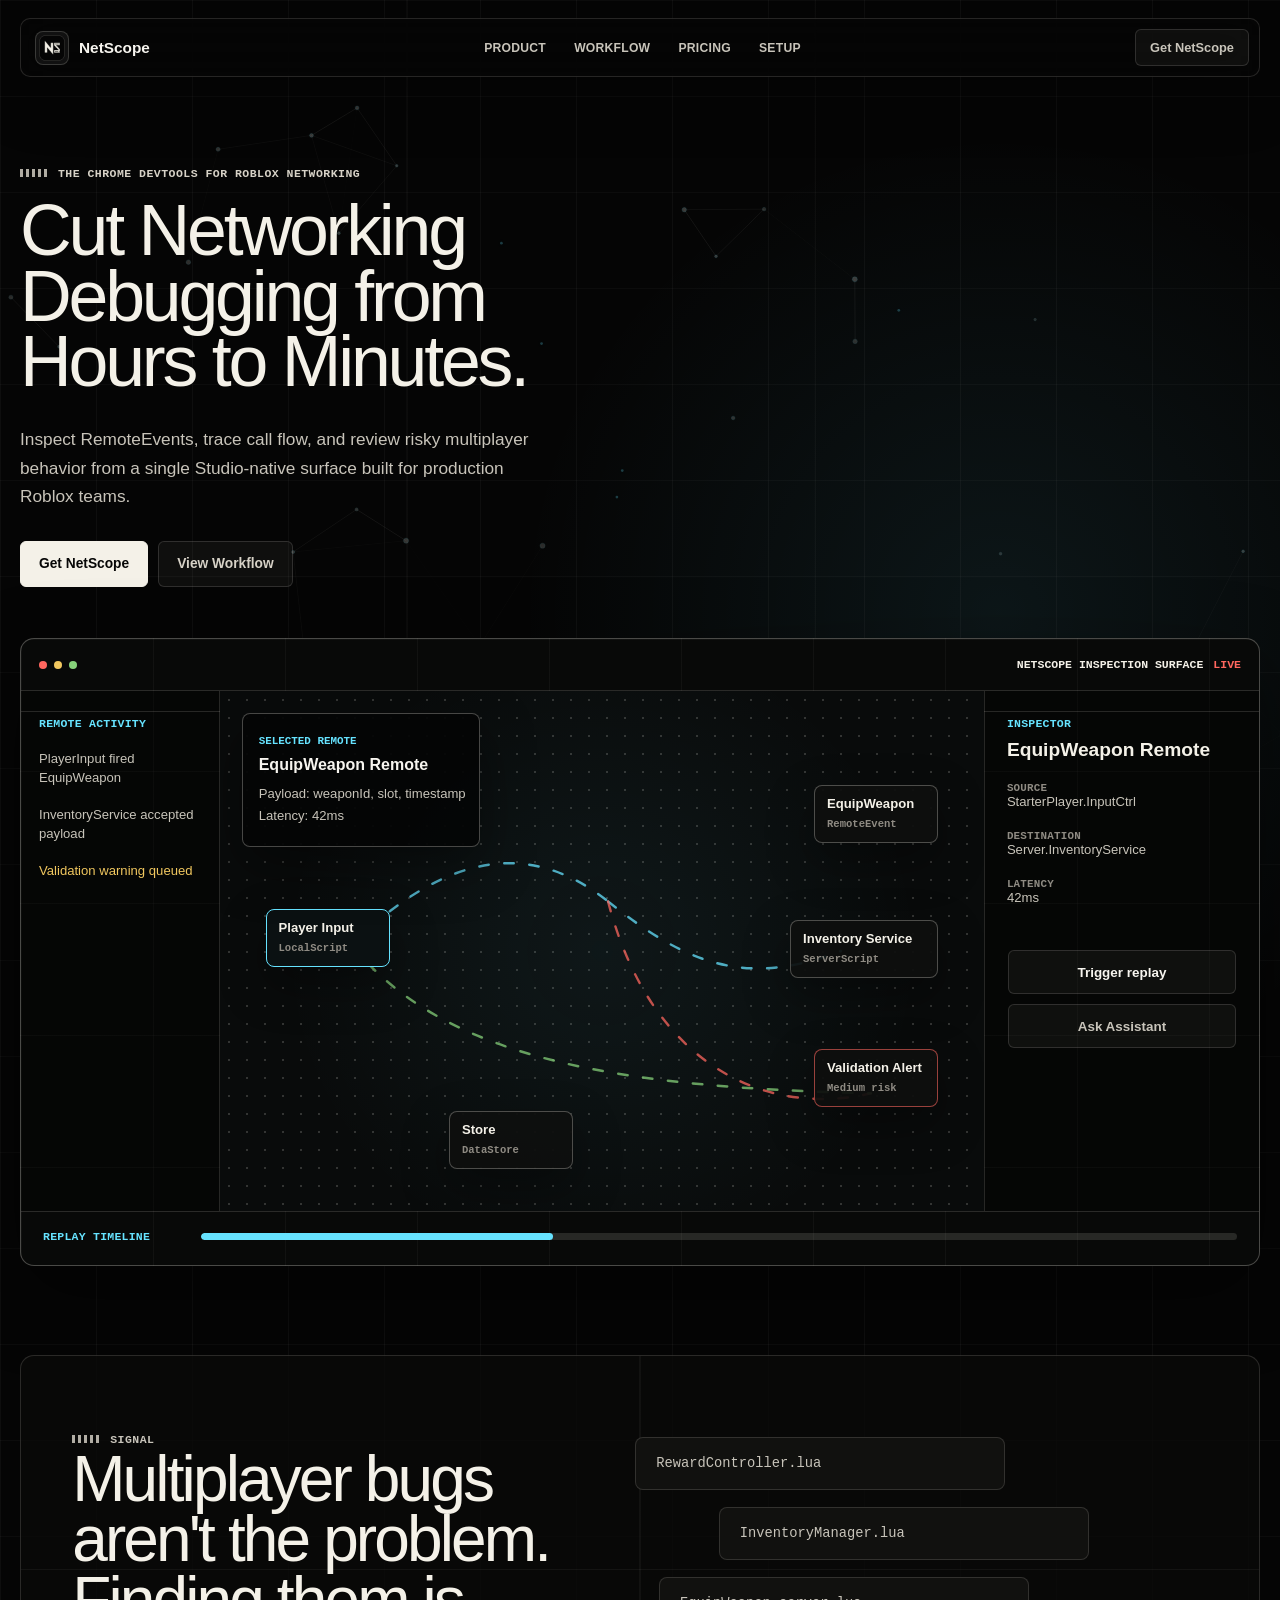
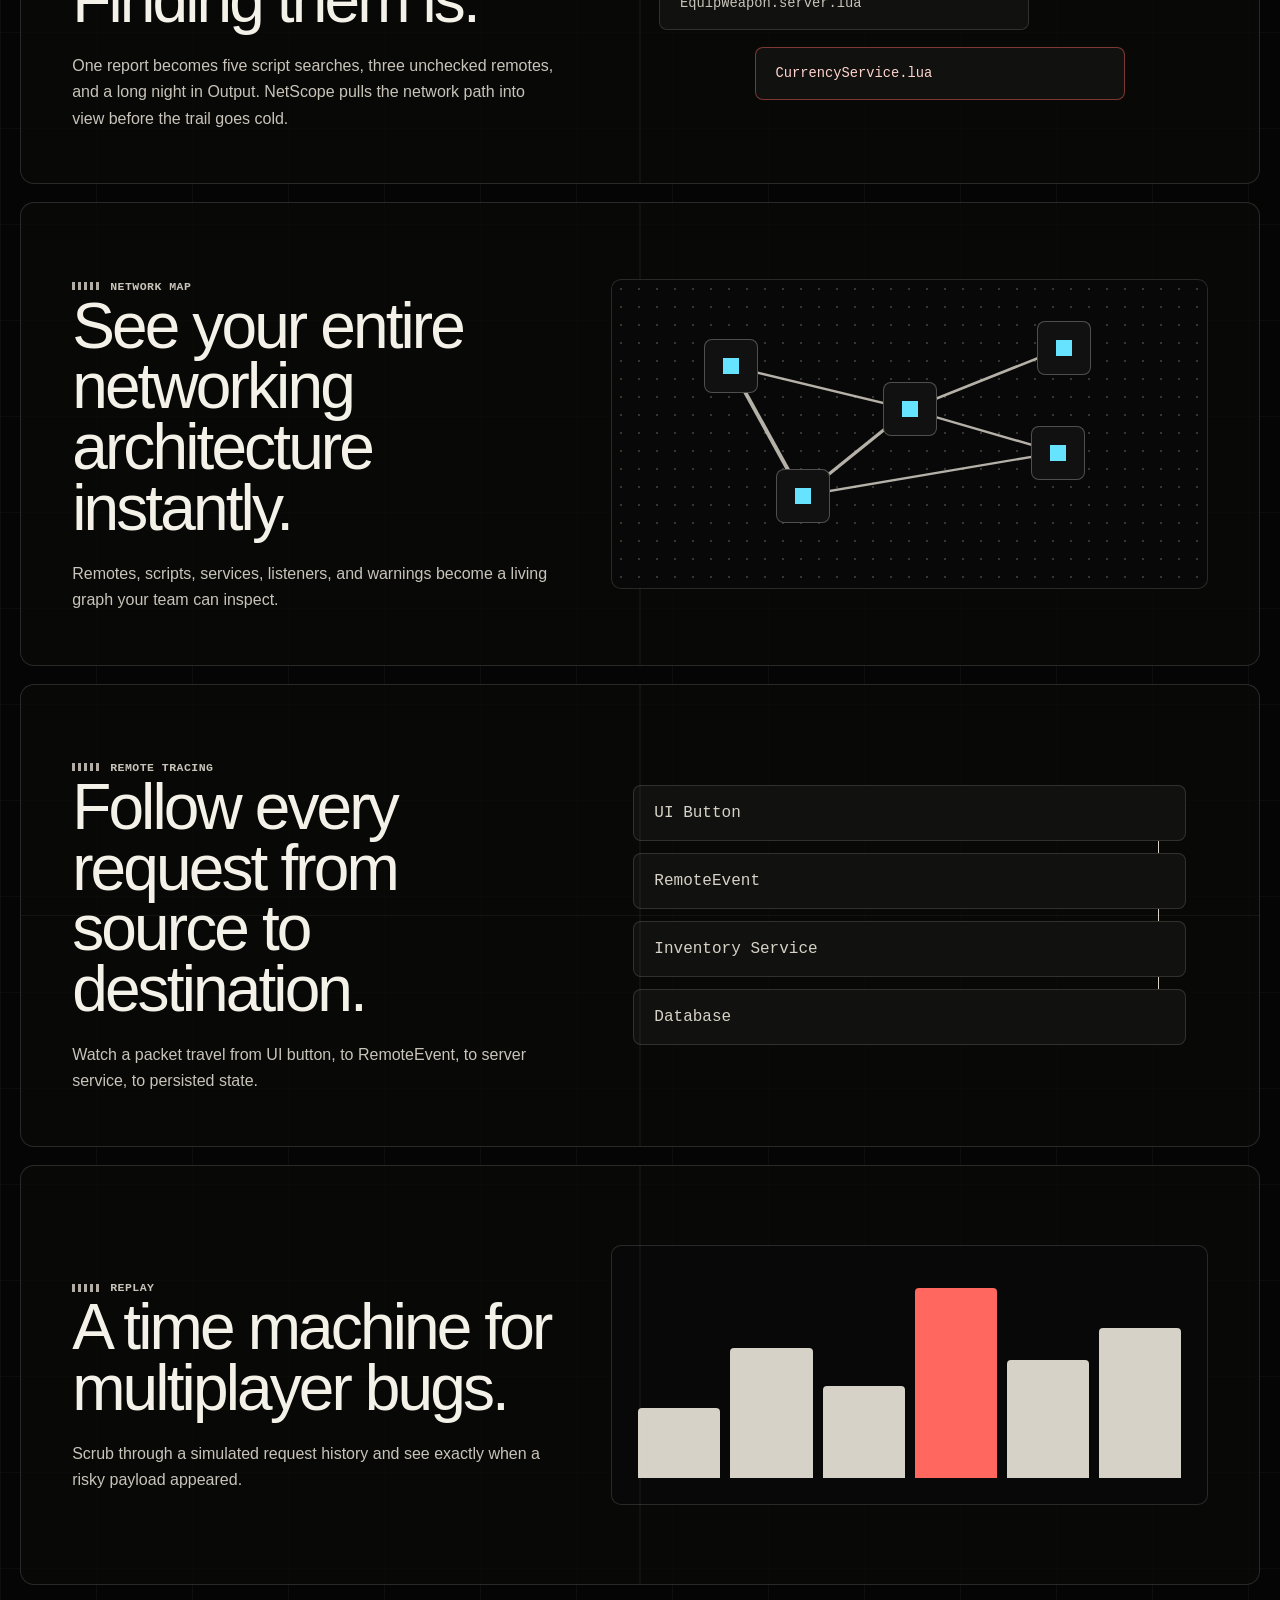
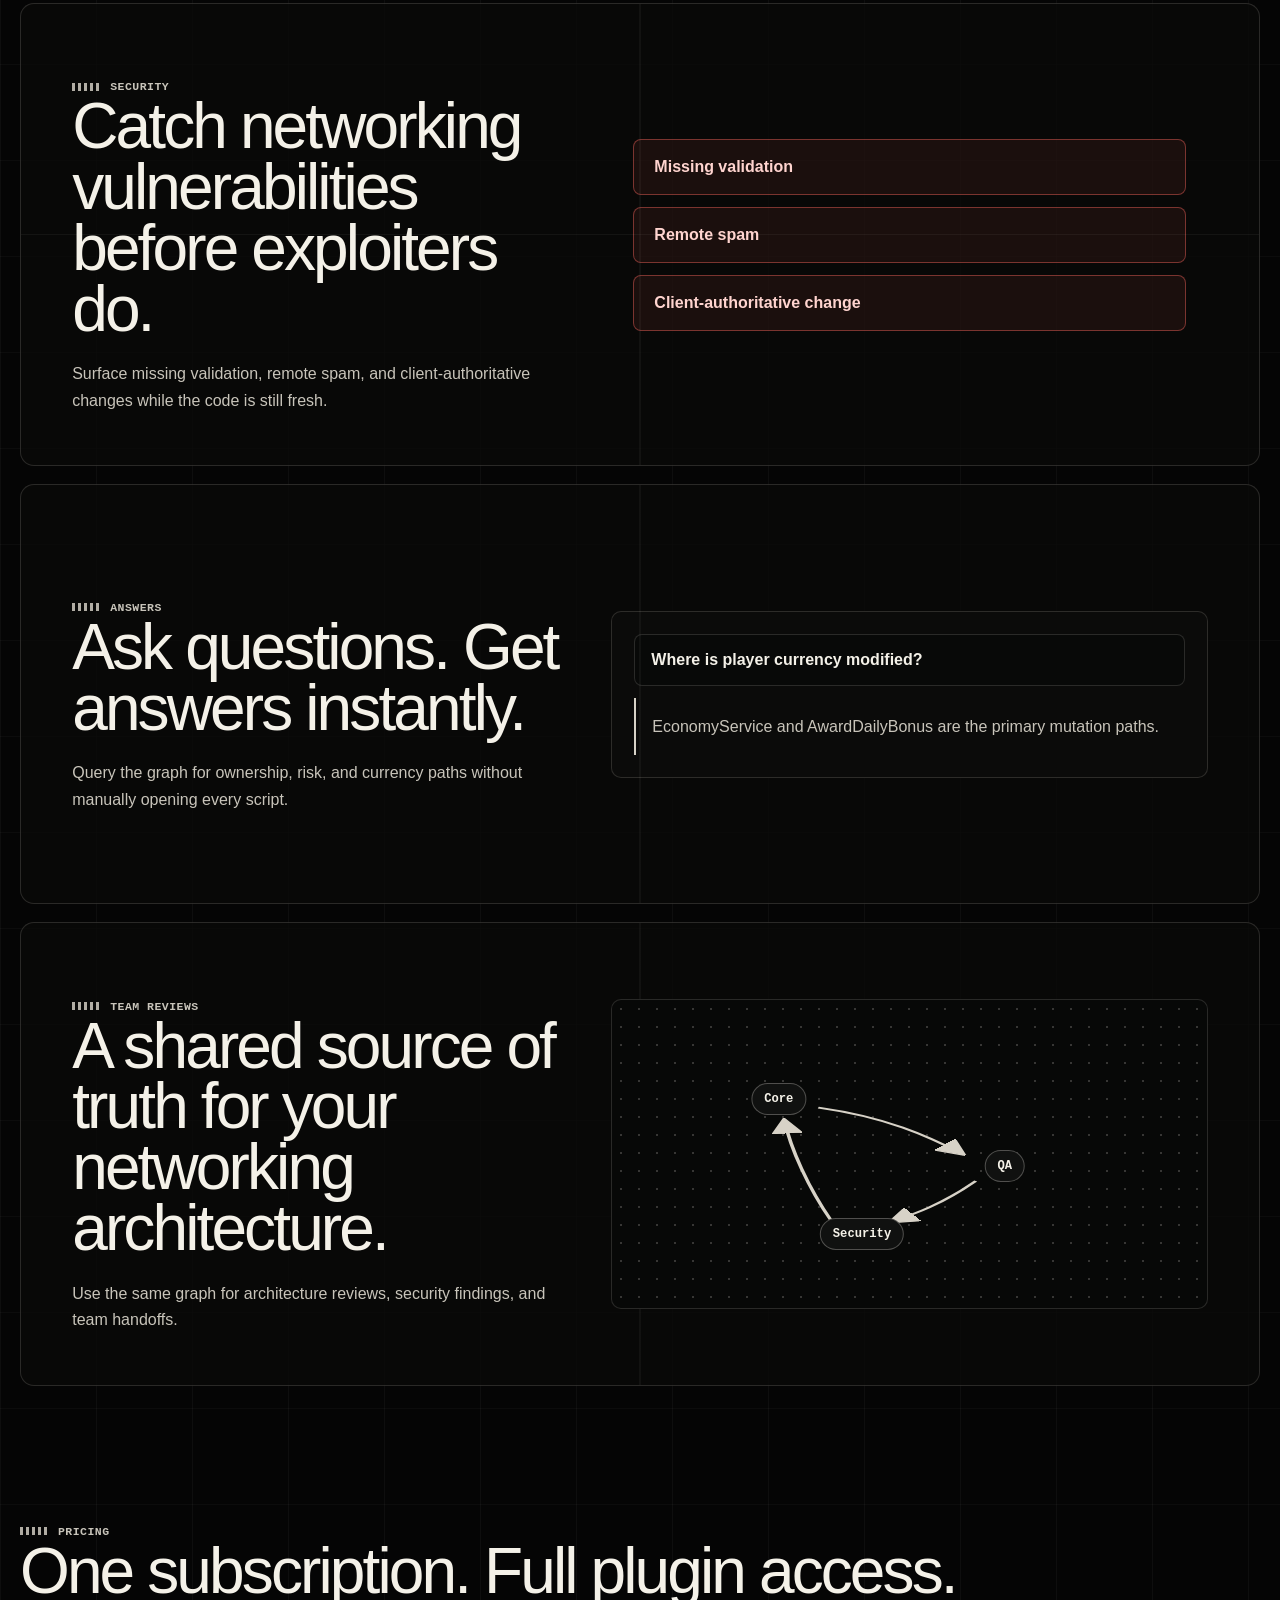
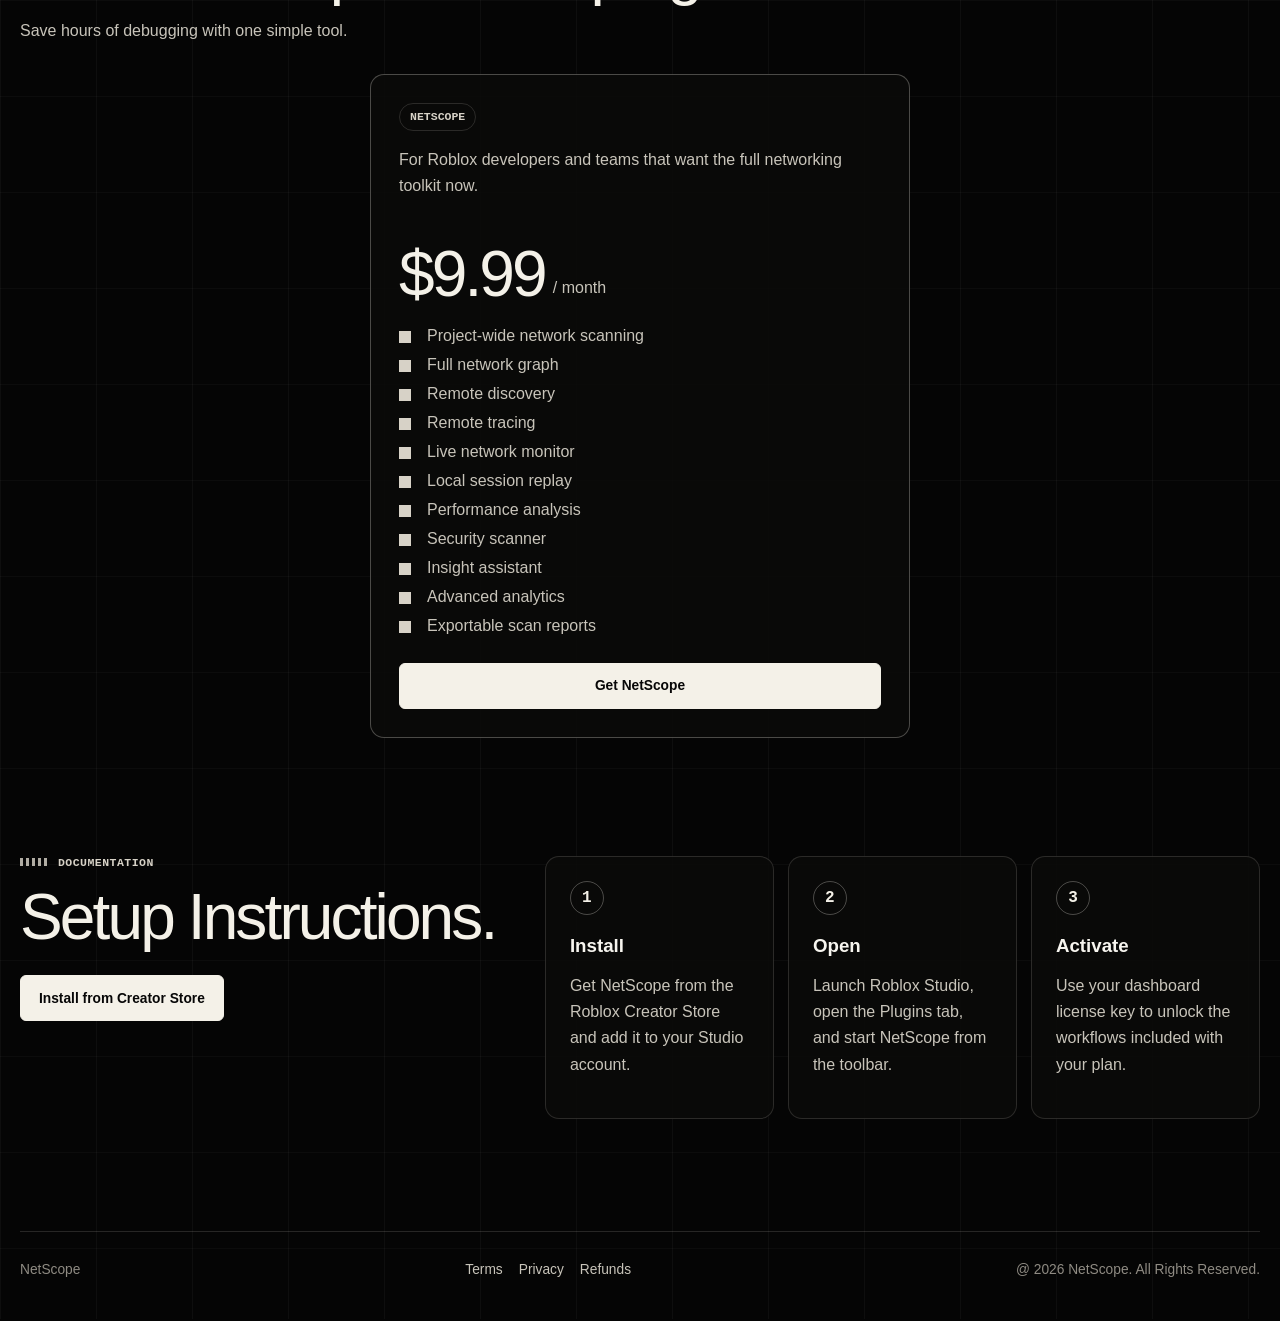
<file: index.html>
<!doctype html>
<html lang="en">
  <head>
    <meta charset="utf-8" />
    <meta name="viewport" content="width=device-width, initial-scale=1" />
    <title>NetScope | Roblox Networking IDE</title>
    <meta
      name="description"
      content="NetScope is a Roblox Studio networking inspection surface for graphing remotes, tracing call flow, reviewing security warnings, and monitoring live network behavior."
    />
    <meta property="og:title" content="NetScope | Roblox Networking IDE" />
    <meta property="og:description" content="Chrome DevTools-style network inspection for Roblox developers." />
    <meta property="og:image" content="assets/graph.jpg" />
    <link rel="icon" type="image/svg+xml" href="assets/netscope-mark.svg" />
    <link rel="stylesheet" href="styles.css?v=1.4.0" />
  </head>
  <body>
    <canvas class="network-field" data-network-field aria-hidden="true"></canvas>

    <header class="site-header" id="top">
      <a class="brand" href="#top" aria-label="NetScope home">
        <img class="brand-logo" src="assets/netscope-mark.svg" alt="" />
        <span>NetScope</span>
      </a>
      <nav class="nav" aria-label="Primary navigation">
        <a href="#features">Product</a>
        <a href="#demo">Workflow</a>
        <a href="#pricing">Pricing</a>
        <a href="#deploy">Setup</a>
      </nav>
      <a class="nav-cta" href="#pricing">Get NetScope</a>
    </header>

    <main>
      <section class="hero section-shell" id="demo">
        <div class="hero-copy">
          <p class="eyebrow">The Chrome DevTools for Roblox networking</p>
          <h1>Cut Networking Debugging from Hours to Minutes.</h1>
          <p class="hero-text">
            Inspect RemoteEvents, trace call flow, and review risky multiplayer behavior from a single Studio-native
            surface built for production Roblox teams.
          </p>
          <div class="hero-actions">
            <a class="button primary magnetic" href="#pricing">Get NetScope</a>
            <a class="button secondary magnetic" href="#features">View Workflow</a>
          </div>
        </div>

        <div class="command-deck" id="interactive-demo" aria-label="Interactive NetScope product demo">
          <div class="deck-top">
            <div class="window-dots" aria-hidden="true"><span></span><span></span><span></span></div>
            <strong>NetScope inspection surface</strong>
            <span class="rec-light">LIVE</span>
          </div>

          <div class="demo-layout">
            <aside class="activity-feed">
              <span>Remote activity</span>
              <p data-feed-line>PlayerInput fired EquipWeapon</p>
              <p>InventoryService accepted payload</p>
              <p class="warning-line">Validation warning queued</p>
            </aside>

            <div class="demo-graph" data-demo-graph>
              <svg class="demo-lines" viewBox="0 0 640 420" preserveAspectRatio="none" aria-hidden="true">
                <path class="line line-blue" data-line="input" d="M110 205 C190 130 260 120 325 170" />
                <path class="line line-cyan" data-line="service" d="M325 170 C390 220 440 240 520 210" />
                <path class="line line-red" data-line="security" d="M325 170 C360 300 455 345 545 325" />
                <path class="line line-green" data-line="database" d="M110 205 C190 300 340 320 545 325" />
              </svg>

              <button class="graph-node node-player active" type="button" data-node="Player Input">
                Player Input
                <small>LocalScript</small>
              </button>
              <button class="graph-node node-remote" type="button" data-node="EquipWeapon Remote">
                EquipWeapon
                <small>RemoteEvent</small>
              </button>
              <button class="graph-node node-service" type="button" data-node="Inventory Service">
                Inventory Service
                <small>ServerScript</small>
              </button>
              <button class="graph-node node-security" type="button" data-node="Validation Alert">
                Validation Alert
                <small>Medium risk</small>
              </button>
              <button class="graph-node node-data" type="button" data-node="DataStore">
                Store
                <small>DataStore</small>
              </button>

              <div class="node-tooltip" data-node-tooltip>
                <span>Selected remote</span>
                <strong>EquipWeapon Remote</strong>
                <p>Payload: weaponId, slot, timestamp</p>
                <p>Latency: 42ms</p>
              </div>
            </div>

            <aside class="inspect-panel">
              <span>Inspector</span>
              <h2 data-inspect-title>EquipWeapon Remote</h2>
              <dl>
                <div>
                  <dt>Source</dt>
                  <dd data-inspect-source>StarterPlayer.InputCtrl</dd>
                </div>
                <div>
                  <dt>Destination</dt>
                  <dd data-inspect-destination>Server.InventoryService</dd>
                </div>
                <div>
                  <dt>Latency</dt>
                  <dd data-inspect-latency>42ms</dd>
                </div>
              </dl>
              <button class="mini-button" type="button" data-replay>Trigger replay</button>
              <button class="mini-button ghost" type="button" data-assistant>Ask Assistant</button>
            </aside>
          </div>

          <div class="replay-strip">
            <span>Replay timeline</span>
            <div class="timeline-track"><i data-replay-head></i></div>
          </div>
        </div>
      </section>

      <section class="story section-shell" id="features">
        <article class="story-card problem">
          <div class="story-copy">
            <p class="eyebrow">Signal</p>
            <h2>Multiplayer bugs aren't the problem. Finding them is.</h2>
            <p>
              One report becomes five script searches, three unchecked remotes, and a long night in Output. NetScope
              pulls the network path into view before the trail goes cold.
            </p>
          </div>
          <div class="code-stack" aria-hidden="true">
            <span>RewardController.lua</span>
            <span>InventoryManager.lua</span>
            <span>EquipWeapon.server.lua</span>
            <span>CurrencyService.lua</span>
          </div>
        </article>

        <article class="story-card map">
          <div class="story-copy">
            <p class="eyebrow">Network map</p>
            <h2>See your entire networking architecture instantly.</h2>
            <p>Remotes, scripts, services, listeners, and warnings become a living graph your team can inspect.</p>
          </div>
          <div class="mini-map" aria-hidden="true">
            <svg class="map-links" viewBox="0 0 100 100" preserveAspectRatio="none">
              <path d="M20 28 L50 42 L76 22" />
              <path d="M50 42 L75 56 L32 70 Z" />
              <path d="M20 28 L32 70" />
            </svg>
            <span class="map-node a"></span>
            <span class="map-node b"></span>
            <span class="map-node c"></span>
            <span class="map-node d"></span>
            <span class="map-node e"></span>
          </div>
        </article>

        <article class="story-card trace">
          <div class="story-copy">
            <p class="eyebrow">Remote tracing</p>
            <h2>Follow every request from source to destination.</h2>
            <p>Watch a packet travel from UI button, to RemoteEvent, to server service, to persisted state.</p>
          </div>
          <div class="packet-route" aria-hidden="true">
            <span>UI Button</span>
            <span>RemoteEvent</span>
            <span>Inventory Service</span>
            <span>Database</span>
          </div>
        </article>

        <article class="story-card replay">
          <div class="story-copy">
            <p class="eyebrow">Replay</p>
            <h2>A time machine for multiplayer bugs.</h2>
            <p>Scrub through a simulated request history and see exactly when a risky payload appeared.</p>
          </div>
          <div class="cinematic-timeline" aria-hidden="true">
            <i></i><i></i><i></i><i></i><i></i><i></i>
          </div>
        </article>

        <article class="story-card security">
          <div class="story-copy">
            <p class="eyebrow">Security</p>
            <h2>Catch networking vulnerabilities before exploiters do.</h2>
            <p>Surface missing validation, remote spam, and client-authoritative changes while the code is still fresh.</p>
          </div>
          <div class="threat-list">
            <span>Missing validation</span>
            <span>Remote spam</span>
            <span>Client-authoritative change</span>
          </div>
        </article>

        <article class="story-card assistant">
          <div class="story-copy">
            <p class="eyebrow">Answers</p>
            <h2>Ask questions. Get answers instantly.</h2>
            <p>Query the graph for ownership, risk, and currency paths without manually opening every script.</p>
          </div>
          <div class="assistant-panel">
            <span>Where is player currency modified?</span>
            <p>EconomyService and AwardDailyBonus are the primary mutation paths.</p>
          </div>
        </article>

        <article class="story-card team">
          <div class="story-copy">
            <p class="eyebrow">Team reviews</p>
            <h2>A shared source of truth for your networking architecture.</h2>
            <p>Use the same graph for architecture reviews, security findings, and team handoffs.</p>
          </div>
          <div class="cursor-board" aria-hidden="true">
            <svg class="team-links" viewBox="0 0 100 100" preserveAspectRatio="none">
              <defs>
                <marker id="team-arrow" markerWidth="8" markerHeight="8" refX="7" refY="4" orient="auto">
                  <path d="M0 0 L8 4 L0 8 Z"></path>
                </marker>
              </defs>
              <path d="M35 35 C46 38 53 44 59 50" />
              <path d="M61 59 C55 67 50 70 47 72" />
              <path d="M37 72 C33 61 30 48 29 39" />
            </svg>
            <span class="cursor one">Core</span>
            <span class="cursor two">QA</span>
            <span class="cursor three">Security</span>
          </div>
        </article>
      </section>

      <section class="section-shell pricing-section" id="pricing">
        <div class="section-heading pricing-heading">
          <div>
            <p class="eyebrow">Pricing</p>
            <h2>One subscription. Full plugin access.</h2>
            <p>Save hours of debugging with one simple tool.</p>
          </div>
        </div>

        <div class="pricing-grid phase-one-pricing">
          <article class="price-card highlighted">
            <div class="price-top">
              <span class="plan-label">NetScope</span>
              <p>For Roblox developers and teams that want the full networking toolkit now.</p>
            </div>
            <div class="price">
              <strong>$9.99</strong>
              <span class="price-period">/ month</span>
            </div>
            <ul>
              <li>Project-wide network scanning</li>
              <li>Full network graph</li>
              <li>Remote discovery</li>
              <li>Remote tracing</li>
              <li>Live network monitor</li>
              <li>Local session replay</li>
              <li>Performance analysis</li>
              <li>Security scanner</li>
              <li>Insight assistant</li>
              <li>Advanced analytics</li>
              <li>Exportable scan reports</li>
            </ul>
            <a class="button primary price-cta" href="https://netscopedashboard.online/?plan=pro">Get NetScope</a>
          </article>
        </div>

      </section>

      <section class="section-shell deploy" id="deploy">
        <div>
          <p class="eyebrow">Documentation</p>
          <h2>Setup Instructions.</h2>
          <a class="button primary deploy-cta" href="https://create.roblox.com/store/asset/134158903845202/NetScope-RemoteEvent-Visualizer-Debugging-Tool">Install from Creator Store</a>
        </div>
        <div class="deploy-steps">
          <article>
            <span>1</span>
            <h3>Install</h3>
            <p>Get NetScope from the Roblox Creator Store and add it to your Studio account.</p>
          </article>
          <article>
            <span>2</span>
            <h3>Open</h3>
            <p>Launch Roblox Studio, open the Plugins tab, and start NetScope from the toolbar.</p>
          </article>
          <article>
            <span>3</span>
            <h3>Activate</h3>
            <p>Use your dashboard license key to unlock the workflows included with your plan.</p>
          </article>
        </div>
      </section>
    </main>

    <footer class="footer">
      <span>NetScope</span>
      <nav class="footer-links" aria-label="Legal links">
        <a href="terms.html">Terms</a>
        <a href="privacy.html">Privacy</a>
        <a href="refund.html">Refunds</a>
      </nav>
      <span>@ 2026 NetScope. All Rights Reserved.</span>
    </footer>

    <script src="script.js?v=1.4.0"></script>
  </body>
</html>
</file>
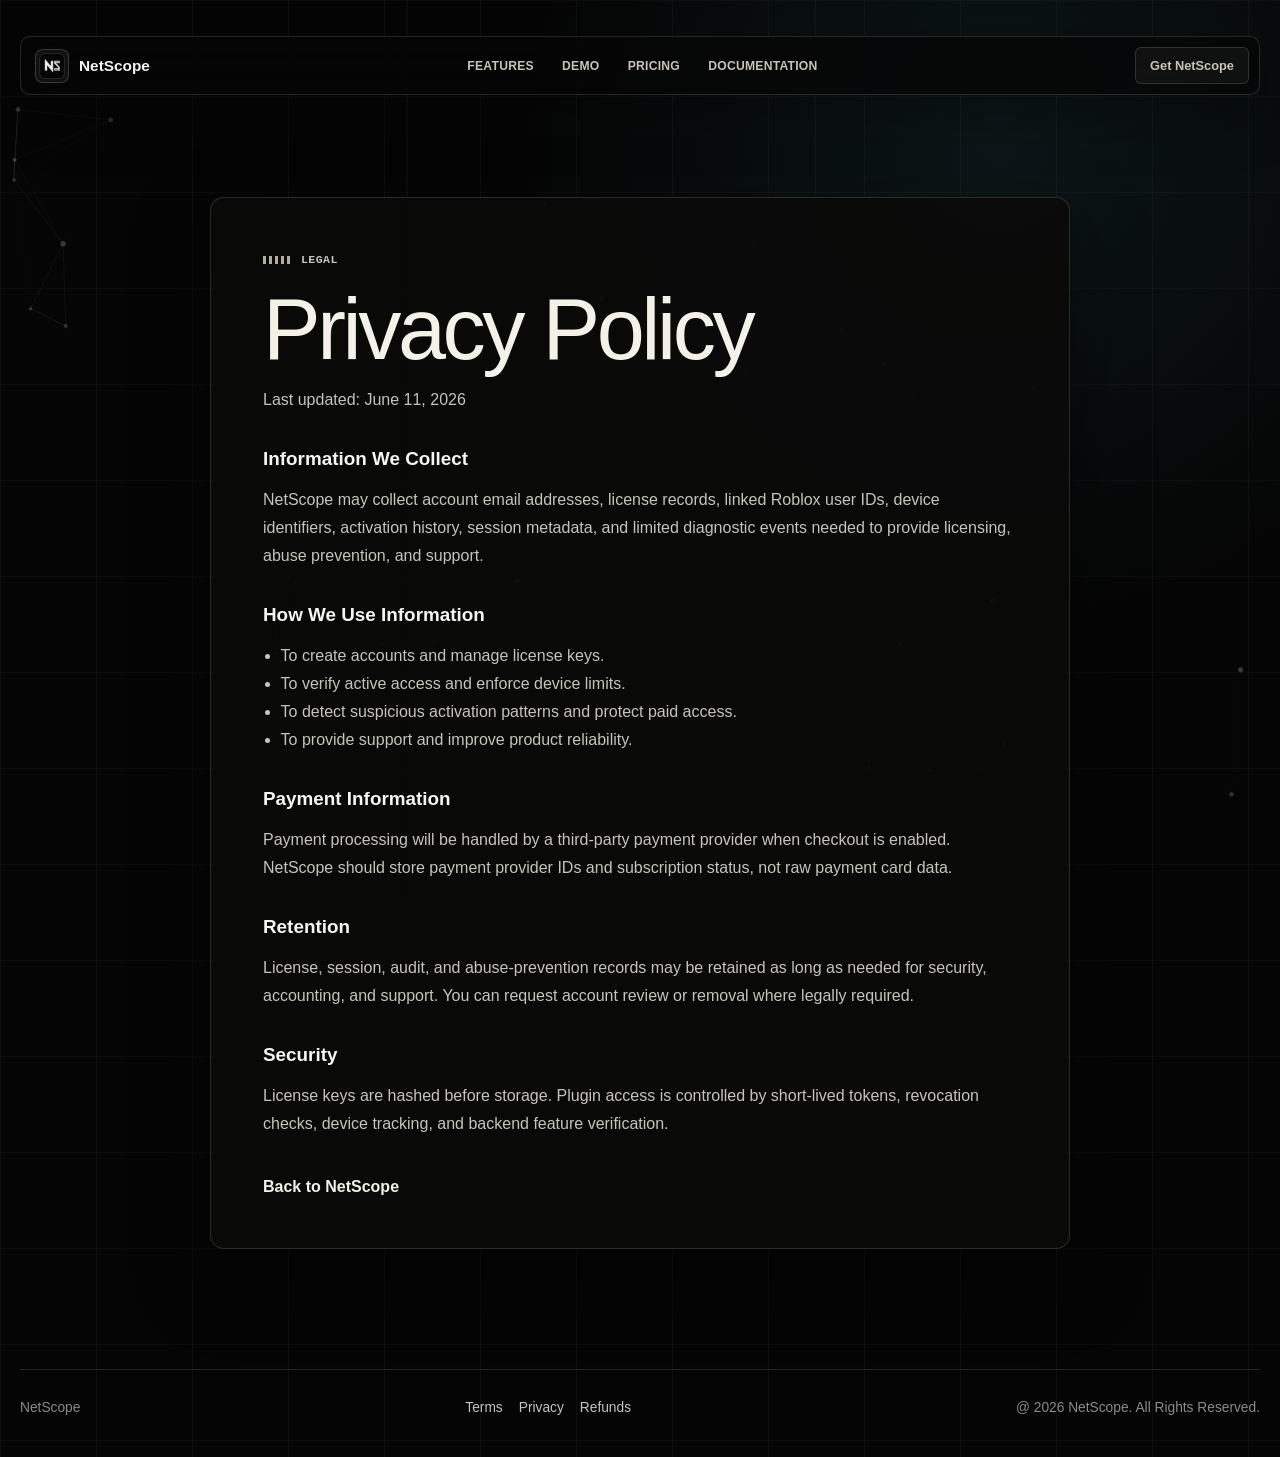
<file: privacy.html>
<!doctype html>
<html lang="en">
  <head>
    <meta charset="utf-8" />
    <meta name="viewport" content="width=device-width, initial-scale=1" />
    <title>NetScope Privacy Policy</title>
    <meta name="description" content="Privacy policy for NetScope." />
    <link rel="icon" type="image/svg+xml" href="assets/netscope-mark.svg" />
    <link rel="stylesheet" href="styles.css?v=1.3.1" />
  </head>
  <body class="policy-page">
    <canvas class="network-field" data-network-field aria-hidden="true"></canvas>
    <header class="site-header" id="top">
      <a class="brand" href="index.html" aria-label="NetScope home">
        <img class="brand-logo" src="assets/netscope-mark.svg" alt="" />
        <span>NetScope</span>
      </a>
      <nav class="nav" aria-label="Primary navigation">
        <a href="index.html#features">Features</a>
        <a href="index.html#demo">Demo</a>
        <a href="index.html#pricing">Pricing</a>
        <a href="index.html#deploy">Documentation</a>
      </nav>
      <a class="nav-cta" href="index.html#pricing">Get NetScope</a>
    </header>

    <main class="policy-shell">
      <p class="eyebrow">Legal</p>
      <h1>Privacy Policy</h1>
      <p>Last updated: June 11, 2026</p>

      <h2>Information We Collect</h2>
      <p>
        NetScope may collect account email addresses, license records, linked Roblox user IDs, device identifiers,
        activation history, session metadata, and limited diagnostic events needed to provide licensing, abuse
        prevention, and support.
      </p>

      <h2>How We Use Information</h2>
      <ul>
        <li>To create accounts and manage license keys.</li>
        <li>To verify active access and enforce device limits.</li>
        <li>To detect suspicious activation patterns and protect paid access.</li>
        <li>To provide support and improve product reliability.</li>
      </ul>

      <h2>Payment Information</h2>
      <p>
        Payment processing will be handled by a third-party payment provider when checkout is enabled. NetScope should
        store payment provider IDs and subscription status, not raw payment card data.
      </p>

      <h2>Retention</h2>
      <p>
        License, session, audit, and abuse-prevention records may be retained as long as needed for security,
        accounting, and support. You can request account review or removal where legally required.
      </p>

      <h2>Security</h2>
      <p>
        License keys are hashed before storage. Plugin access is controlled by short-lived tokens, revocation checks,
        device tracking, and backend feature verification.
      </p>

      <a class="policy-back" href="index.html">Back to NetScope</a>
    </main>

    <footer class="footer">
      <span>NetScope</span>
      <nav class="footer-links" aria-label="Legal links">
        <a href="terms.html">Terms</a>
        <a href="privacy.html">Privacy</a>
        <a href="refund.html">Refunds</a>
      </nav>
      <span>@ 2026 NetScope. All Rights Reserved.</span>
    </footer>

    <script src="script.js?v=1.4.0"></script>
  </body>
</html>
</file>
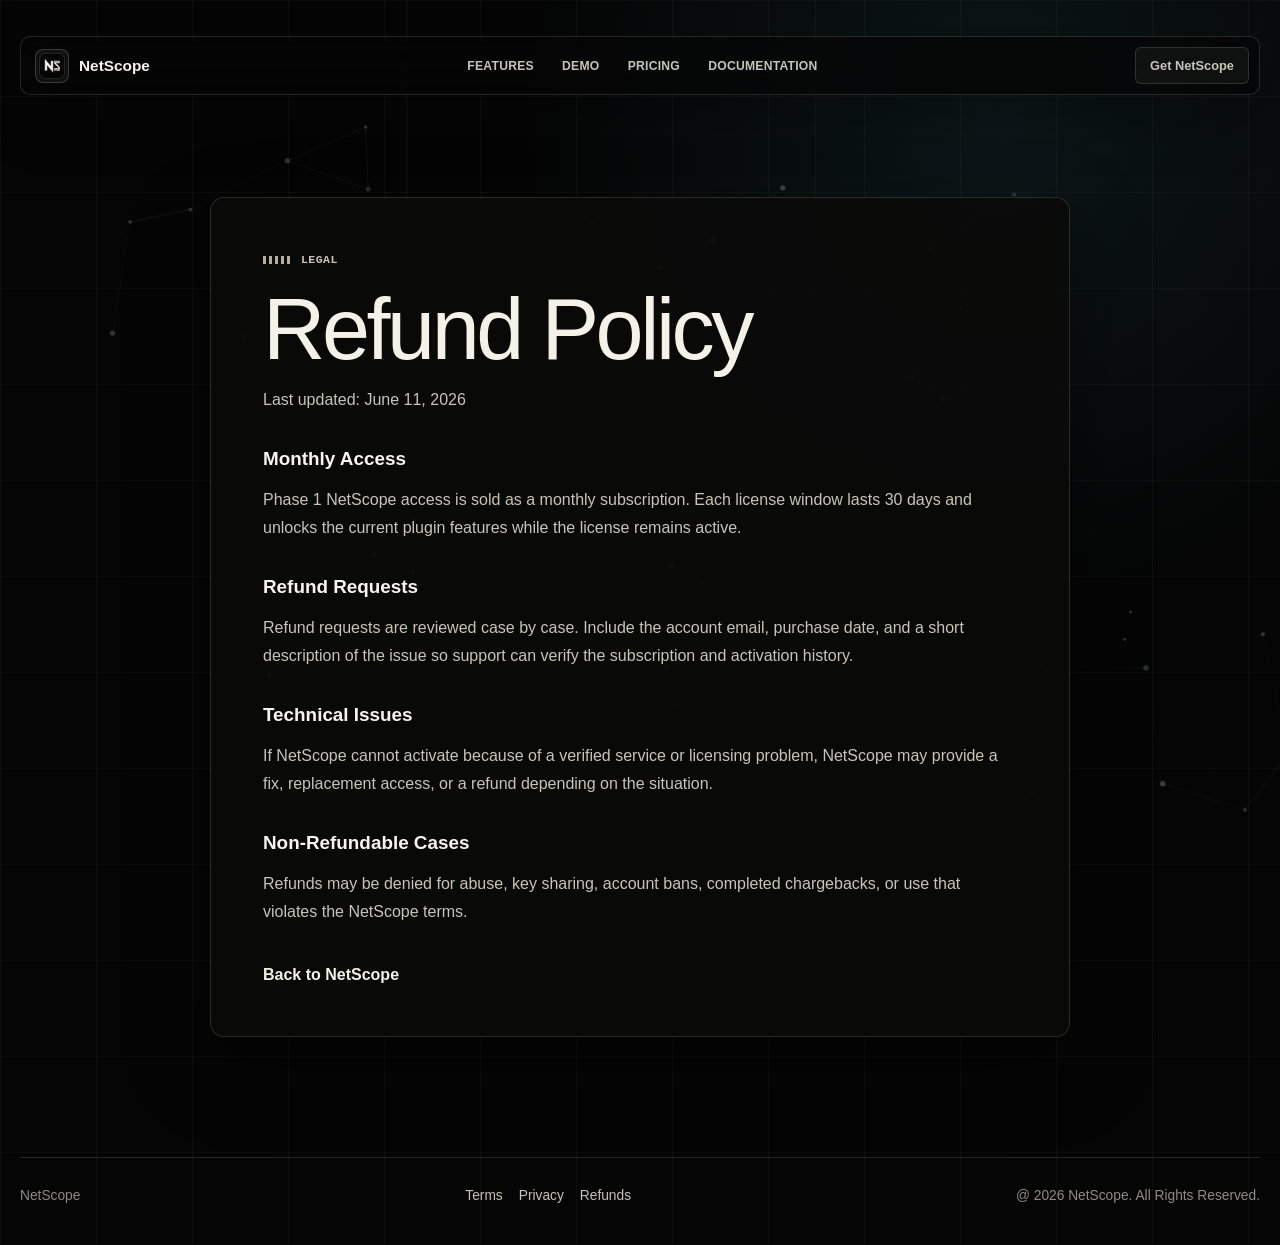
<file: refund.html>
<!doctype html>
<html lang="en">
  <head>
    <meta charset="utf-8" />
    <meta name="viewport" content="width=device-width, initial-scale=1" />
    <title>NetScope Refund Policy</title>
    <meta name="description" content="Refund policy for NetScope." />
    <link rel="icon" type="image/svg+xml" href="assets/netscope-mark.svg" />
    <link rel="stylesheet" href="styles.css?v=1.3.1" />
  </head>
  <body class="policy-page">
    <canvas class="network-field" data-network-field aria-hidden="true"></canvas>
    <header class="site-header" id="top">
      <a class="brand" href="index.html" aria-label="NetScope home">
        <img class="brand-logo" src="assets/netscope-mark.svg" alt="" />
        <span>NetScope</span>
      </a>
      <nav class="nav" aria-label="Primary navigation">
        <a href="index.html#features">Features</a>
        <a href="index.html#demo">Demo</a>
        <a href="index.html#pricing">Pricing</a>
        <a href="index.html#deploy">Documentation</a>
      </nav>
      <a class="nav-cta" href="index.html#pricing">Get NetScope</a>
    </header>

    <main class="policy-shell">
      <p class="eyebrow">Legal</p>
      <h1>Refund Policy</h1>
      <p>Last updated: June 11, 2026</p>

      <h2>Monthly Access</h2>
      <p>
        Phase 1 NetScope access is sold as a monthly subscription. Each license window lasts 30 days and unlocks the
        current plugin features while the license remains active.
      </p>

      <h2>Refund Requests</h2>
      <p>
        Refund requests are reviewed case by case. Include the account email, purchase date, and a short description of
        the issue so support can verify the subscription and activation history.
      </p>

      <h2>Technical Issues</h2>
      <p>
        If NetScope cannot activate because of a verified service or licensing problem, NetScope may provide a fix,
        replacement access, or a refund depending on the situation.
      </p>

      <h2>Non-Refundable Cases</h2>
      <p>
        Refunds may be denied for abuse, key sharing, account bans, completed chargebacks, or use that violates the
        NetScope terms.
      </p>

      <a class="policy-back" href="index.html">Back to NetScope</a>
    </main>

    <footer class="footer">
      <span>NetScope</span>
      <nav class="footer-links" aria-label="Legal links">
        <a href="terms.html">Terms</a>
        <a href="privacy.html">Privacy</a>
        <a href="refund.html">Refunds</a>
      </nav>
      <span>@ 2026 NetScope. All Rights Reserved.</span>
    </footer>

    <script src="script.js?v=1.4.0"></script>
  </body>
</html>
</file>
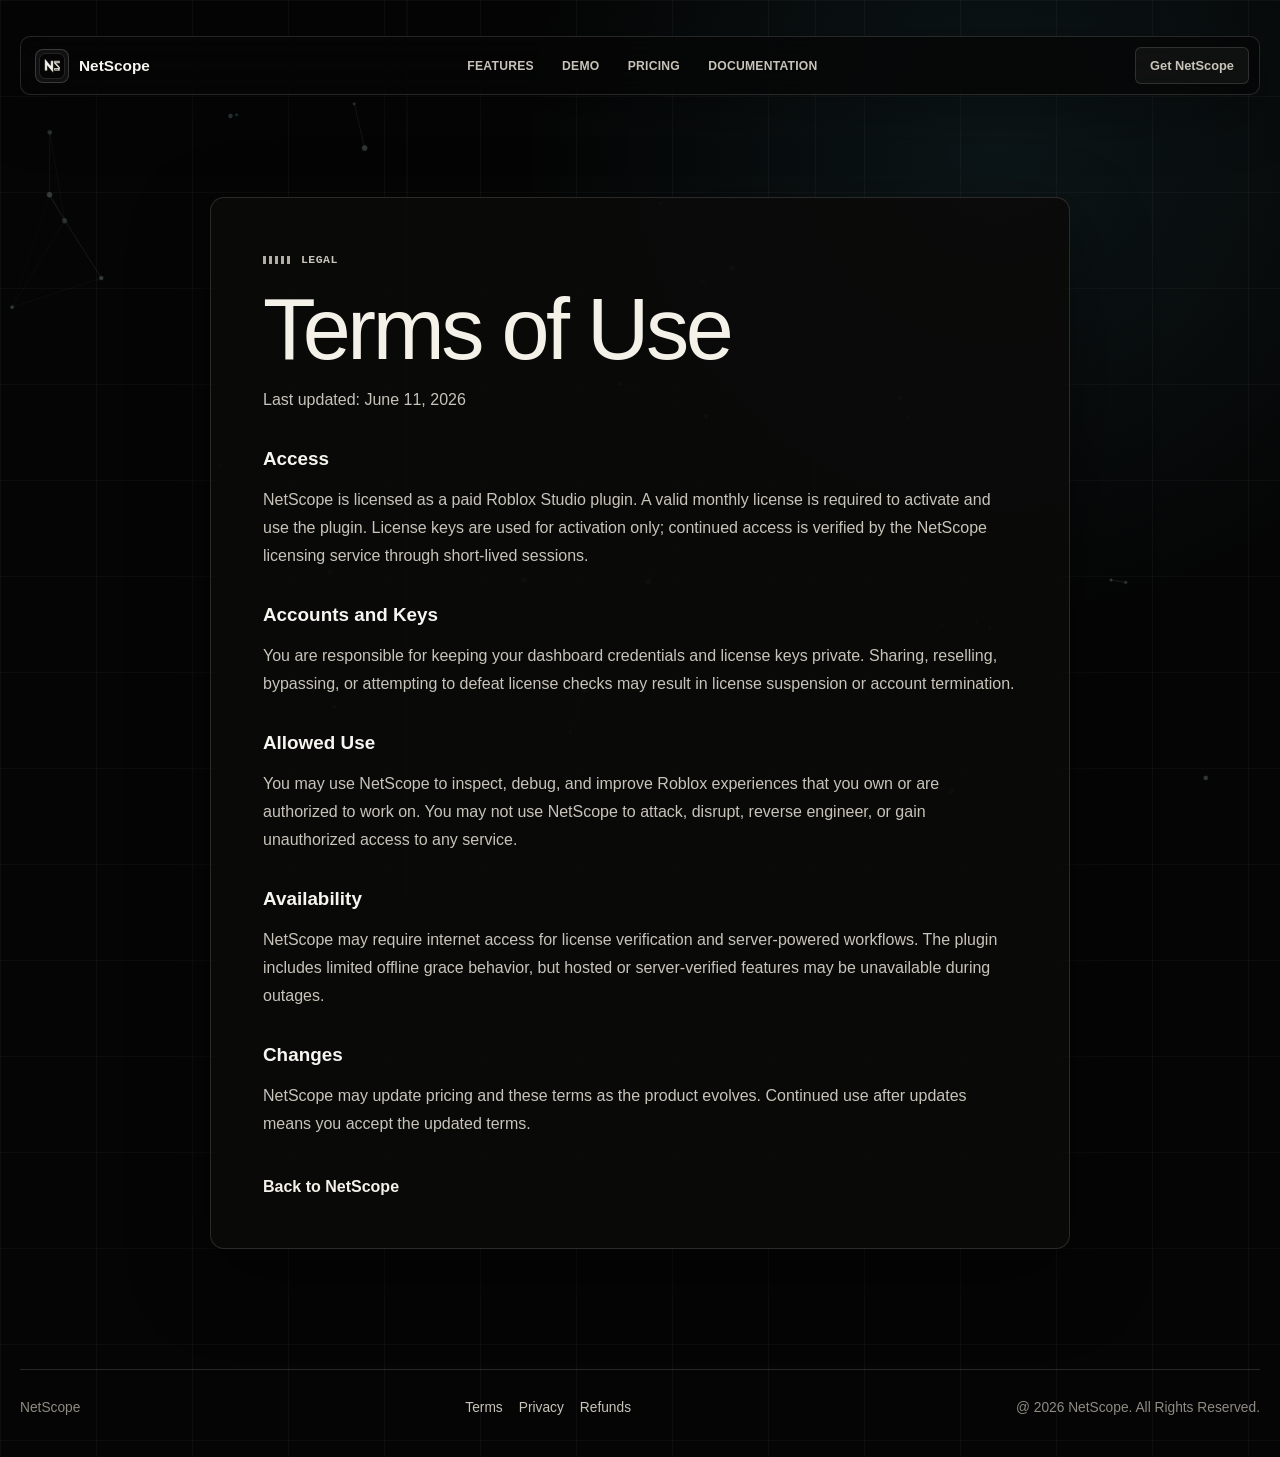
<file: terms.html>
<!doctype html>
<html lang="en">
  <head>
    <meta charset="utf-8" />
    <meta name="viewport" content="width=device-width, initial-scale=1" />
    <title>NetScope Terms</title>
    <meta name="description" content="Terms of use for NetScope." />
    <link rel="icon" type="image/svg+xml" href="assets/netscope-mark.svg" />
    <link rel="stylesheet" href="styles.css?v=1.3.1" />
  </head>
  <body class="policy-page">
    <canvas class="network-field" data-network-field aria-hidden="true"></canvas>
    <header class="site-header" id="top">
      <a class="brand" href="index.html" aria-label="NetScope home">
        <img class="brand-logo" src="assets/netscope-mark.svg" alt="" />
        <span>NetScope</span>
      </a>
      <nav class="nav" aria-label="Primary navigation">
        <a href="index.html#features">Features</a>
        <a href="index.html#demo">Demo</a>
        <a href="index.html#pricing">Pricing</a>
        <a href="index.html#deploy">Documentation</a>
      </nav>
      <a class="nav-cta" href="index.html#pricing">Get NetScope</a>
    </header>

    <main class="policy-shell">
      <p class="eyebrow">Legal</p>
      <h1>Terms of Use</h1>
      <p>Last updated: June 11, 2026</p>

      <h2>Access</h2>
      <p>
        NetScope is licensed as a paid Roblox Studio plugin. A valid monthly license is required to activate and use
        the plugin. License keys are used for activation only; continued access is verified by the NetScope licensing
        service through short-lived sessions.
      </p>

      <h2>Accounts and Keys</h2>
      <p>
        You are responsible for keeping your dashboard credentials and license keys private. Sharing, reselling,
        bypassing, or attempting to defeat license checks may result in license suspension or account termination.
      </p>

      <h2>Allowed Use</h2>
      <p>
        You may use NetScope to inspect, debug, and improve Roblox experiences that you own or are authorized to work
        on. You may not use NetScope to attack, disrupt, reverse engineer, or gain unauthorized access to any service.
      </p>

      <h2>Availability</h2>
      <p>
        NetScope may require internet access for license verification and server-powered workflows. The plugin includes
        limited offline grace behavior, but hosted or server-verified features may be unavailable during outages.
      </p>

      <h2>Changes</h2>
      <p>
        NetScope may update pricing and these terms as the product evolves. Continued use after updates
        means you accept the updated terms.
      </p>

      <a class="policy-back" href="index.html">Back to NetScope</a>
    </main>

    <footer class="footer">
      <span>NetScope</span>
      <nav class="footer-links" aria-label="Legal links">
        <a href="terms.html">Terms</a>
        <a href="privacy.html">Privacy</a>
        <a href="refund.html">Refunds</a>
      </nav>
      <span>@ 2026 NetScope. All Rights Reserved.</span>
    </footer>

    <script src="script.js?v=1.4.0"></script>
  </body>
</html>
</file>
<file: styles.css>
:root {
  --bg: #050505;
  --bg-soft: #0b0b0a;
  --paper: #f4f1e8;
  --paper-muted: #d7d2c7;
  --ink: #f7f5ef;
  --ink-soft: #c8c4ba;
  --muted: #8f8b83;
  --rule: rgba(244, 241, 232, 0.14);
  --rule-strong: rgba(244, 241, 232, 0.28);
  --panel: rgba(12, 12, 11, 0.86);
  --panel-strong: rgba(18, 18, 16, 0.96);
  --accent: #66e3ff;
  --accent-quiet: rgba(102, 227, 255, 0.14);
  --warning: #f1c75f;
  --danger: #ff675f;
  --ok: #86d27a;
  --radius: 14px;
  --shadow: 0 28px 80px rgba(0, 0, 0, 0.46);
}

* {
  box-sizing: border-box;
}

html {
  scroll-behavior: smooth;
}

body {
  position: relative;
  isolation: isolate;
  margin: 0;
  min-width: 320px;
  overflow-x: hidden;
  background:
    linear-gradient(90deg, rgba(255, 255, 255, 0.035) 1px, transparent 1px),
    linear-gradient(180deg, rgba(255, 255, 255, 0.026) 1px, transparent 1px),
    radial-gradient(circle at 78% 10%, rgba(102, 227, 255, 0.08), transparent 30rem),
    #050505;
  background-size: 96px 96px, 96px 96px, auto, auto;
  color: var(--ink);
  font-family: "Inter", "Helvetica Neue", Arial, ui-sans-serif, system-ui, sans-serif;
  font-size: 16px;
}

body::before {
  position: fixed;
  inset: 0;
  z-index: 0;
  pointer-events: none;
  content: "";
  background:
    linear-gradient(90deg, transparent 0 31.7%, rgba(244, 241, 232, 0.08) 31.8%, transparent 31.9%),
    linear-gradient(90deg, transparent 0 63.6%, rgba(244, 241, 232, 0.06) 63.7%, transparent 63.8%);
  opacity: 0.7;
}

.network-field {
  position: fixed;
  inset: 0;
  z-index: 0;
  width: 100%;
  height: 100%;
  opacity: 0.42;
  pointer-events: none;
}

img {
  display: block;
  max-width: 100%;
}

a {
  color: inherit;
  text-decoration: none;
}

button {
  font: inherit;
}

.site-header,
main,
.footer {
  position: relative;
  z-index: 1;
}

.site-header {
  position: sticky;
  top: 18px;
  z-index: 20;
  display: grid;
  grid-template-columns: auto 1fr auto;
  align-items: center;
  gap: 24px;
  width: min(1320px, calc(100% - 40px));
  margin: 18px auto 0;
  padding: 10px 10px 10px 14px;
  border: 1px solid var(--rule);
  border-radius: 10px;
  background: rgba(6, 6, 6, 0.78);
  box-shadow: 0 18px 60px rgba(0, 0, 0, 0.32);
  backdrop-filter: blur(18px);
}

.brand,
.nav {
  display: flex;
  align-items: center;
}

.brand {
  gap: 10px;
  font-size: 0.96rem;
  font-weight: 800;
  white-space: nowrap;
}

.brand-logo {
  width: 34px;
  height: 34px;
  border: 1px solid rgba(244, 241, 232, 0.18);
  border-radius: 8px;
  background: #111;
}

.nav {
  justify-content: center;
  gap: clamp(16px, 2.2vw, 34px);
  color: var(--ink-soft);
  font-size: 0.76rem;
  font-weight: 700;
  letter-spacing: 0.02em;
  text-transform: uppercase;
}

.nav a,
.nav-cta {
  white-space: nowrap;
}

.nav a,
.nav-cta,
.button,
.mini-button {
  transition: border-color 160ms ease, color 160ms ease, background 160ms ease, transform 160ms ease;
}

.nav a:hover,
.nav-cta:hover {
  color: var(--paper);
}

.nav-cta,
.button,
.mini-button {
  border: 1px solid var(--rule);
  border-radius: 6px;
  background: rgba(244, 241, 232, 0.045);
  color: var(--ink);
}

.nav-cta {
  padding: 10px 14px;
  color: var(--ink-soft);
  font-size: 0.8rem;
  font-weight: 800;
}

.section-shell {
  width: min(1320px, calc(100% - 40px));
  margin: 0 auto;
}

.hero.section-shell {
  width: min(1480px, calc(100% - 40px));
}

.hero {
  display: grid;
  grid-template-columns: minmax(520px, 0.86fr) minmax(560px, 1fr);
  gap: clamp(34px, 4vw, 56px);
  align-items: center;
  min-height: calc(100vh - 90px);
  padding: clamp(58px, 7vw, 104px) 0 clamp(68px, 7vw, 104px);
}

.hero-copy {
  min-width: 0;
  max-width: 610px;
}

.eyebrow {
  display: flex;
  align-items: center;
  gap: 10px;
  margin: 0 0 18px;
  color: var(--paper-muted);
  font-family: "Cascadia Mono", "SFMono-Regular", Consolas, monospace;
  font-size: 0.72rem;
  font-weight: 700;
  letter-spacing: 0.04em;
  text-transform: uppercase;
}

.eyebrow::before {
  display: inline-block;
  width: 28px;
  height: 8px;
  content: "";
  background: repeating-linear-gradient(90deg, var(--paper-muted) 0 3px, transparent 3px 6px);
  opacity: 0.82;
}

.hero-copy h1,
.section-heading h2,
.story-card h2,
.deploy h2 {
  margin: 0;
  color: var(--paper);
  font-size: clamp(3.15rem, 5.6vw, 6.4rem);
  font-weight: 520;
  line-height: 0.92;
  letter-spacing: -0.045em;
}

.hero-copy h1 {
  max-width: 100%;
  padding-bottom: 0.08em;
}

.story-card h2,
.deploy h2,
.section-heading h2 {
  font-size: clamp(2.35rem, 5vw, 5.6rem);
  line-height: 0.95;
}

.hero-text,
.story-copy p,
.price-top p,
.pricing-heading p,
.deploy-steps p {
  color: var(--ink-soft);
  line-height: 1.65;
}

.hero-text {
  max-width: 520px;
  margin: 24px 0 0;
  font-size: clamp(1.02rem, 1.35vw, 1.22rem);
}

.hero-actions {
  display: flex;
  flex-wrap: wrap;
  gap: 10px;
  margin-top: 30px;
}

.button {
  display: inline-flex;
  align-items: center;
  justify-content: center;
  min-height: 46px;
  padding: 0 18px;
  font-size: 0.86rem;
  font-weight: 850;
}

.button.primary {
  border-color: var(--paper);
  background: var(--paper);
  color: #070707;
}

.button.secondary {
  color: var(--paper-muted);
}

.button:hover,
.mini-button:hover {
  transform: translateY(-1px);
  border-color: var(--paper);
  background: rgba(244, 241, 232, 0.09);
  color: var(--paper);
}

.button.primary:hover {
  background: #fffdf3;
  color: #050505;
}

.command-deck {
  position: relative;
  container-type: inline-size;
  justify-self: end;
  width: 100%;
  max-width: 760px;
  min-width: 0;
  overflow: hidden;
  border: 1px solid var(--rule-strong);
  border-radius: var(--radius);
  background:
    linear-gradient(90deg, rgba(244, 241, 232, 0.04) 1px, transparent 1px),
    linear-gradient(180deg, rgba(244, 241, 232, 0.04) 1px, transparent 1px),
    #080908;
  background-size: 132px 132px, 132px 132px, auto;
  box-shadow: var(--shadow);
}

.command-deck::before {
  position: absolute;
  inset: 72px 0 auto;
  height: 1px;
  content: "";
  background: var(--rule);
}

.deck-top {
  display: flex;
  align-items: center;
  gap: 10px;
  min-height: 52px;
  padding: 0 18px;
  border-bottom: 1px solid var(--rule);
  color: var(--ink-soft);
  font-family: "Cascadia Mono", "SFMono-Regular", Consolas, monospace;
  font-size: 0.72rem;
  text-transform: uppercase;
}

.window-dots {
  display: flex;
  gap: 7px;
}

.window-dots span {
  width: 8px;
  height: 8px;
  border-radius: 50%;
  background: var(--danger);
}

.window-dots span:nth-child(2) {
  background: var(--warning);
}

.window-dots span:nth-child(3) {
  background: var(--ok);
}

.deck-top strong {
  margin-left: auto;
  color: var(--paper);
  font-weight: 800;
}

.rec-light {
  color: var(--danger);
  font-weight: 800;
}

.demo-layout {
  display: grid;
  grid-template-columns: minmax(156px, 0.26fr) minmax(350px, 1fr) minmax(218px, 0.36fr);
  min-height: 520px;
}

.activity-feed,
.inspect-panel {
  padding: 22px 18px;
  background: rgba(0, 0, 0, 0.34);
}

.activity-feed {
  border-right: 1px solid var(--rule);
}

.inspect-panel {
  min-width: 0;
  overflow: hidden;
  padding-right: 22px;
  padding-left: 22px;
  border-left: 1px solid var(--rule);
}

.activity-feed span,
.inspect-panel span,
.replay-strip span {
  color: var(--accent);
  font-family: "Cascadia Mono", "SFMono-Regular", Consolas, monospace;
  font-size: 0.72rem;
  font-weight: 800;
  letter-spacing: 0.02em;
  text-transform: uppercase;
}

.activity-feed p {
  margin: 18px 0 0;
  color: var(--ink-soft);
  font-size: 0.82rem;
  line-height: 1.45;
}

.activity-feed .warning-line {
  color: var(--warning);
}

.demo-graph {
  position: relative;
  min-height: 520px;
  overflow: hidden;
  background:
    radial-gradient(circle at center, rgba(102, 227, 255, 0.06), transparent 20rem),
    radial-gradient(rgba(244, 241, 232, 0.18) 1px, transparent 1px),
    #090b0b;
  background-size: auto, 18px 18px, auto;
}

.demo-lines {
  position: absolute;
  inset: 0;
  width: 100%;
  height: 100%;
}

.line {
  fill: none;
  stroke-width: 2;
  stroke-linecap: round;
  stroke-dasharray: 8 13;
  opacity: 0.74;
  animation: pulseRoute 7s linear infinite;
}

.line-blue,
.line-cyan {
  stroke: var(--accent);
}

.line-red {
  stroke: var(--danger);
}

.line-green {
  stroke: var(--ok);
}

.graph-node {
  position: absolute;
  display: grid;
  gap: 5px;
  width: max-content;
  min-width: 124px;
  max-width: min(180px, calc(100% - 24px));
  min-height: 58px;
  padding: 10px 12px;
  border: 1px solid var(--rule-strong);
  border-radius: 8px;
  background: rgba(14, 15, 14, 0.94);
  box-shadow: 0 18px 46px rgba(0, 0, 0, 0.34);
  color: var(--paper);
  cursor: grab;
  font-size: 0.82rem;
  font-weight: 850;
  text-align: left;
  white-space: nowrap;
}

.graph-node small {
  color: var(--muted);
  font-family: "Cascadia Mono", "SFMono-Regular", Consolas, monospace;
  font-size: 0.66rem;
  font-weight: 700;
}

.graph-node.active,
.graph-node:hover {
  border-color: var(--accent);
  background: #0b1112;
}

.node-player {
  top: 42%;
  left: 6%;
}

.node-remote {
  top: 18%;
  right: 6%;
}

.node-service {
  top: 44%;
  right: 6%;
  min-width: 148px;
}

.node-security {
  right: 6%;
  bottom: 20%;
  border-color: rgba(255, 103, 95, 0.58);
}

.node-data {
  left: 30%;
  bottom: 8%;
}

.node-tooltip {
  position: absolute;
  top: 22px;
  left: 22px;
  width: min(238px, calc(100% - 44px));
  padding: 16px;
  border: 1px solid var(--rule-strong);
  border-radius: 8px;
  background: rgba(5, 6, 6, 0.94);
  box-shadow: 0 18px 54px rgba(0, 0, 0, 0.40);
}

.node-tooltip span {
  color: var(--accent);
  font-family: "Cascadia Mono", "SFMono-Regular", Consolas, monospace;
  font-size: 0.68rem;
  font-weight: 800;
  text-transform: uppercase;
}

.node-tooltip strong,
.inspect-panel h2 {
  display: block;
  margin: 8px 0 12px;
}

.node-tooltip p,
.inspect-panel dd {
  margin: 0 0 7px;
  color: var(--ink-soft);
  font-size: 0.82rem;
  overflow-wrap: normal;
  white-space: nowrap;
}

.inspect-panel h2 {
  color: var(--paper);
  font-size: 1.2rem;
  font-weight: 800;
  line-height: 1.1;
  overflow-wrap: anywhere;
}

.inspect-panel dl {
  display: grid;
  gap: 14px;
  margin: 22px 0 28px;
}

.inspect-panel dt {
  color: var(--muted);
  font-family: "Cascadia Mono", "SFMono-Regular", Consolas, monospace;
  font-size: 0.68rem;
  font-weight: 800;
  letter-spacing: 0.02em;
  text-transform: uppercase;
}

.mini-button {
  width: calc(100% - 2px);
  max-width: 100%;
  min-height: 44px;
  margin-top: 10px;
  margin-right: 1px;
  margin-left: 1px;
  padding: 0 10px;
  cursor: pointer;
  font-size: 0.84rem;
  font-weight: 850;
  white-space: nowrap;
}

.mini-button.ghost {
  color: var(--ink-soft);
}

@container (max-width: 820px) {
  .demo-layout {
    grid-template-columns: minmax(150px, 0.34fr) minmax(330px, 1fr);
  }

  .inspect-panel {
    display: grid;
    grid-template-columns: 1fr 1fr;
    grid-column: 1 / -1;
    gap: 12px 18px;
    border-top: 1px solid var(--rule);
    border-left: 0;
  }

  .inspect-panel dl {
    grid-column: 1 / -1;
    grid-template-columns: repeat(3, minmax(0, 1fr));
  }

  .mini-button {
    margin-top: 0;
  }
}

.replay-strip {
  display: grid;
  grid-template-columns: 140px 1fr;
  gap: 18px;
  align-items: center;
  padding: 18px 22px 22px;
  border-top: 1px solid var(--rule);
}

.timeline-track {
  position: relative;
  height: 7px;
  overflow: hidden;
  border-radius: 999px;
  background: rgba(244, 241, 232, 0.13);
}

.timeline-track i {
  position: absolute;
  top: 0;
  bottom: 0;
  left: 0;
  width: 34%;
  border-radius: inherit;
  background: var(--accent);
  animation: replaySweep 8s ease-in-out infinite;
}

.story {
  display: grid;
  gap: 18px;
  padding: 0 0 120px;
}

.js-enabled .story-card,
.js-enabled .price-card,
.js-enabled .deploy-steps article {
  opacity: 0;
  transform: translateY(22px);
  transition: opacity 520ms ease, transform 520ms ease;
}

.js-enabled .story-card.revealed,
.js-enabled .price-card.revealed,
.js-enabled .deploy-steps article.revealed {
  opacity: 1;
  transform: translateY(0);
}

.story-card {
  position: relative;
  display: grid;
  grid-template-columns: minmax(0, 0.9fr) minmax(320px, 1.1fr);
  gap: clamp(28px, 4vw, 64px);
  align-items: center;
  min-height: 420px;
  overflow: hidden;
  padding: clamp(28px, 4vw, 52px);
  border: 1px solid var(--rule);
  border-radius: var(--radius);
  background: rgba(10, 10, 9, 0.82);
}

.story-card::after {
  position: absolute;
  inset: 0;
  pointer-events: none;
  content: "";
  background:
    linear-gradient(90deg, transparent 0 49.9%, rgba(244, 241, 232, 0.07) 50%, transparent 50.1%),
    linear-gradient(180deg, transparent 0 49.9%, rgba(244, 241, 232, 0.05) 50%, transparent 50.1%);
}

.story-copy {
  position: relative;
  z-index: 2;
}

.story-copy p {
  max-width: 560px;
  margin: 22px 0 0;
}

.code-stack {
  position: relative;
  z-index: 1;
  min-height: 290px;
}

.code-stack span {
  position: absolute;
  display: block;
  width: min(370px, 82%);
  padding: 18px 20px;
  border: 1px solid var(--rule);
  border-radius: 8px;
  background: var(--panel-strong);
  color: var(--ink-soft);
  font-family: "Cascadia Mono", "SFMono-Regular", Consolas, monospace;
  font-size: 0.86rem;
}

.code-stack span:nth-child(1) { top: 12px; left: 4%; }
.code-stack span:nth-child(2) { top: 82px; left: 18%; }
.code-stack span:nth-child(3) { top: 152px; left: 8%; }
.code-stack span:nth-child(4) {
  top: 222px;
  left: 24%;
  border-color: rgba(255, 103, 95, 0.46);
  color: #ffd4cf;
}

.mini-map,
.cursor-board {
  position: relative;
  z-index: 1;
  min-height: 310px;
  border: 1px solid var(--rule);
  border-radius: 10px;
  background:
    radial-gradient(rgba(244, 241, 232, 0.20) 1px, transparent 1px),
    #070807;
  background-size: 18px 18px;
}

.map-links,
.team-links {
  position: absolute;
  inset: 0;
  z-index: 0;
  width: 100%;
  height: 100%;
  overflow: visible;
  pointer-events: none;
}

.map-links path,
.team-links path {
  fill: none;
  stroke-linecap: square;
  stroke-linejoin: round;
}

.map-links path {
  stroke: var(--paper-muted);
  stroke-width: 0.72;
  opacity: 0.84;
}

.map-node {
  position: absolute;
  transform: translate(-50%, -50%);
  width: 54px;
  height: 54px;
  border: 1px solid var(--rule-strong);
  border-radius: 8px;
  background: #101110;
}

.map-node::after {
  position: absolute;
  inset: 18px;
  content: "";
  background: var(--accent);
}

.map-node.a { top: 28%; left: 20%; }
.map-node.b { top: 42%; left: 50%; }
.map-node.c { top: 70%; left: 32%; }
.map-node.d { top: 56%; left: 75%; }
.map-node.e { top: 22%; left: 76%; }

.packet-route {
  display: grid;
  gap: 12px;
  padding: 22px;
}

.packet-route span {
  position: relative;
  padding: 18px 20px;
  border: 1px solid var(--rule);
  border-radius: 8px;
  background: var(--panel-strong);
  color: var(--paper-muted);
  font-family: "Cascadia Mono", "SFMono-Regular", Consolas, monospace;
}

.packet-route span::after {
  position: absolute;
  right: 26px;
  bottom: -13px;
  width: 1px;
  height: 12px;
  content: "";
  background: var(--paper-muted);
}

.packet-route span:last-child::after {
  display: none;
}

.cinematic-timeline {
  display: grid;
  grid-template-columns: repeat(6, 1fr);
  gap: 10px;
  align-items: end;
  min-height: 260px;
  padding: 26px;
  border: 1px solid var(--rule);
  border-radius: 10px;
  background: #070807;
}

.cinematic-timeline i {
  display: block;
  height: 70px;
  border-radius: 4px 4px 0 0;
  background: var(--paper-muted);
}

.cinematic-timeline i:nth-child(2) { height: 130px; }
.cinematic-timeline i:nth-child(3) { height: 92px; }
.cinematic-timeline i:nth-child(4) { height: 190px; background: var(--danger); }
.cinematic-timeline i:nth-child(5) { height: 118px; }
.cinematic-timeline i:nth-child(6) { height: 150px; }

.threat-list,
.assistant-panel {
  display: grid;
  gap: 12px;
  padding: 22px;
}

.threat-list span {
  padding: 18px 20px;
  border: 1px solid rgba(255, 103, 95, 0.42);
  border-radius: 8px;
  background: rgba(255, 103, 95, 0.08);
  color: #ffd4cf;
  font-weight: 800;
}

.assistant-panel {
  border: 1px solid var(--rule);
  border-radius: 10px;
  background: var(--panel);
}

.assistant-panel span {
  padding: 16px;
  border: 1px solid var(--rule);
  border-radius: 8px;
  background: #080908;
  color: var(--paper);
  font-weight: 850;
}

.assistant-panel p {
  margin: 0;
  padding: 16px;
  border-left: 2px solid var(--paper-muted);
  color: var(--ink-soft);
  line-height: 1.6;
}

.cursor {
  position: absolute;
  z-index: 1;
  transform: translate(-50%, -50%);
  padding: 8px 12px;
  border: 1px solid var(--rule-strong);
  border-radius: 999px;
  background: #101110;
  color: var(--paper);
  font-family: "Cascadia Mono", "SFMono-Regular", Consolas, monospace;
  font-size: 0.76rem;
  font-weight: 800;
}

.team-links path {
  stroke: var(--paper-muted);
  stroke-width: 0.62;
  marker-end: url("#team-arrow");
}

.team-links marker path {
  fill: var(--paper-muted);
}

.cursor.one { top: 32%; left: 28%; }
.cursor.two { top: 54%; left: 66%; }
.cursor.three { top: 76%; left: 42%; }

.pricing-section {
  padding: 0 0 118px;
}

.section-heading {
  display: flex;
  align-items: end;
  justify-content: space-between;
  gap: 28px;
  margin-bottom: 30px;
}

.pricing-heading {
  align-items: center;
}

.pricing-heading p {
  max-width: 720px;
  margin: 16px 0 0;
}

.pricing-grid {
  display: grid;
  grid-template-columns: repeat(3, minmax(0, 1fr));
  gap: 18px;
}

.pricing-grid.phase-one-pricing {
  grid-template-columns: minmax(0, 540px);
  justify-content: center;
}

.price-card,
.deploy-steps article {
  position: relative;
  border: 1px solid var(--rule);
  border-radius: var(--radius);
  background: rgba(10, 10, 9, 0.90);
}

.price-card {
  display: flex;
  flex-direction: column;
  padding: 28px;
}

.price-card.highlighted {
  border-color: var(--rule-strong);
}

.plan-label {
  display: inline-flex;
  align-items: center;
  min-height: 28px;
  padding: 0 10px;
  border: 1px solid var(--rule);
  border-radius: 999px;
  color: var(--paper-muted);
  font-family: "Cascadia Mono", "SFMono-Regular", Consolas, monospace;
  font-size: 0.72rem;
  font-weight: 800;
  text-transform: uppercase;
}

.price {
  display: flex;
  align-items: end;
  gap: 8px;
  margin: 28px 0 0;
}

.price strong {
  color: var(--paper);
  font-size: clamp(2.4rem, 5vw, 4.4rem);
  font-weight: 520;
  line-height: 0.95;
  letter-spacing: -0.045em;
}

.price span {
  padding-bottom: 8px;
  color: var(--ink-soft);
}

.price-cta {
  width: 100%;
  margin-top: auto;
}

.price-card ul {
  display: grid;
  gap: 11px;
  margin: 22px 0 28px;
  padding: 0;
  list-style: none;
}

.price-card li {
  display: grid;
  grid-template-columns: 18px 1fr;
  gap: 10px;
  color: var(--ink-soft);
}

.price-card li::before {
  width: 12px;
  height: 12px;
  margin-top: 4px;
  content: "";
  background: var(--paper-muted);
}

.deploy {
  display: grid;
  grid-template-columns: 0.82fr 1.18fr;
  gap: 28px;
  padding-bottom: 112px;
}

.deploy-steps {
  display: grid;
  grid-template-columns: repeat(3, 1fr);
  gap: 14px;
}

.deploy-cta {
  width: max-content;
  max-width: 100%;
  margin-top: 28px;
}

.deploy-steps article {
  padding: 24px;
}

.deploy-steps span {
  display: inline-flex;
  align-items: center;
  justify-content: center;
  width: 34px;
  height: 34px;
  border: 1px solid var(--rule-strong);
  border-radius: 50%;
  color: var(--paper);
  font-family: "Cascadia Mono", "SFMono-Regular", Consolas, monospace;
  font-weight: 800;
}

.deploy-steps h3 {
  margin: 20px 0 8px;
}

.footer {
  display: flex;
  align-items: center;
  justify-content: space-between;
  gap: 18px;
  width: min(1320px, calc(100% - 40px));
  margin: 0 auto;
  padding: 30px 0 42px;
  border-top: 1px solid var(--rule);
  color: var(--muted);
  font-size: 0.86rem;
}

.footer-links {
  display: flex;
  flex-wrap: wrap;
  justify-content: center;
  gap: 16px;
}

.footer-links a {
  color: var(--ink-soft);
}

.footer-links a:hover {
  color: var(--paper);
}

.policy-page .site-header {
  position: relative;
}

.policy-shell {
  width: min(860px, calc(100% - 32px));
  margin: clamp(64px, 10vw, 120px) auto;
  padding: clamp(28px, 5vw, 52px);
  border: 1px solid var(--rule);
  border-radius: var(--radius);
  background: rgba(10, 10, 9, 0.90);
  box-shadow: var(--shadow);
}

.policy-shell h1 {
  margin: 0 0 14px;
  color: var(--paper);
  font-size: clamp(2.6rem, 7vw, 5.4rem);
  font-weight: 520;
  line-height: 0.95;
  letter-spacing: -0.04em;
}

.policy-shell h2 {
  margin: 34px 0 10px;
  font-size: 1.18rem;
}

.policy-shell p,
.policy-shell li {
  color: var(--ink-soft);
  line-height: 1.75;
}

.policy-shell ul {
  padding-left: 1.1rem;
}

.policy-back {
  display: inline-flex;
  margin-top: 24px;
  color: var(--paper);
  font-weight: 800;
}

@keyframes pulseRoute {
  to { stroke-dashoffset: -48; }
}

@keyframes replaySweep {
  0%, 100% { transform: translateX(0); }
  50% { transform: translateX(190%); }
}

@media (max-width: 1380px) {
  .hero {
    grid-template-columns: 1fr;
    min-height: auto;
  }

  .command-deck {
    justify-self: stretch;
    max-width: none;
  }
}

@media (max-width: 1120px) {
  .site-header {
    grid-template-columns: auto auto;
  }

  .nav {
    display: none;
  }

  .story-card,
  .deploy {
    grid-template-columns: 1fr;
  }

  .demo-layout {
    grid-template-columns: 1fr;
  }

  .activity-feed,
  .inspect-panel {
    border: 0;
    border-top: 1px solid var(--rule);
  }

  .inspect-panel {
    display: grid;
    grid-template-columns: 1fr 1fr;
    gap: 12px;
  }

  .inspect-panel dl {
    grid-column: 1 / -1;
  }

  .pricing-grid {
    grid-template-columns: 1fr;
  }
}

@media (max-width: 760px) {
  .site-header,
  .section-shell,
  .footer {
    width: min(100% - 24px, 1320px);
  }

  .nav-cta {
    display: none;
  }

  .hero {
    padding: 54px 0 72px;
  }

  .hero-copy h1 {
    font-size: clamp(2.8rem, 16vw, 4.6rem);
  }

  .story-card h2,
  .deploy h2,
  .section-heading h2 {
    font-size: clamp(2.25rem, 12vw, 3.5rem);
  }

  .deploy-steps {
    grid-template-columns: 1fr;
  }

  .story-card {
    min-height: auto;
  }

  .demo-graph {
    min-height: 420px;
  }

  .graph-node {
    min-width: 122px;
    padding: 9px 10px;
    font-size: 0.74rem;
  }

  .node-player { left: 4%; }
  .node-remote { left: 34%; }
  .node-service {
    right: auto;
    left: 58%;
  }
  .node-security {
    right: auto;
    left: 56%;
    bottom: 18%;
  }
  .node-data { left: 26%; }

  .footer {
    flex-direction: column;
    text-align: center;
  }
}

@media (max-width: 520px) {
  .deck-top strong {
    display: none;
  }

  .command-deck {
    margin-right: -12px;
    margin-left: -12px;
  }

  .demo-graph {
    min-height: 370px;
  }

  .inspect-panel {
    grid-template-columns: 1fr;
  }

  .replay-strip {
    grid-template-columns: 1fr;
  }
}

@media (prefers-reduced-motion: reduce) {
  *,
  *::before,
  *::after {
    animation-duration: 0.01ms !important;
    animation-iteration-count: 1 !important;
    scroll-behavior: auto !important;
    transition-duration: 0.01ms !important;
  }

  .network-field {
    display: none;
  }
}
</file>
